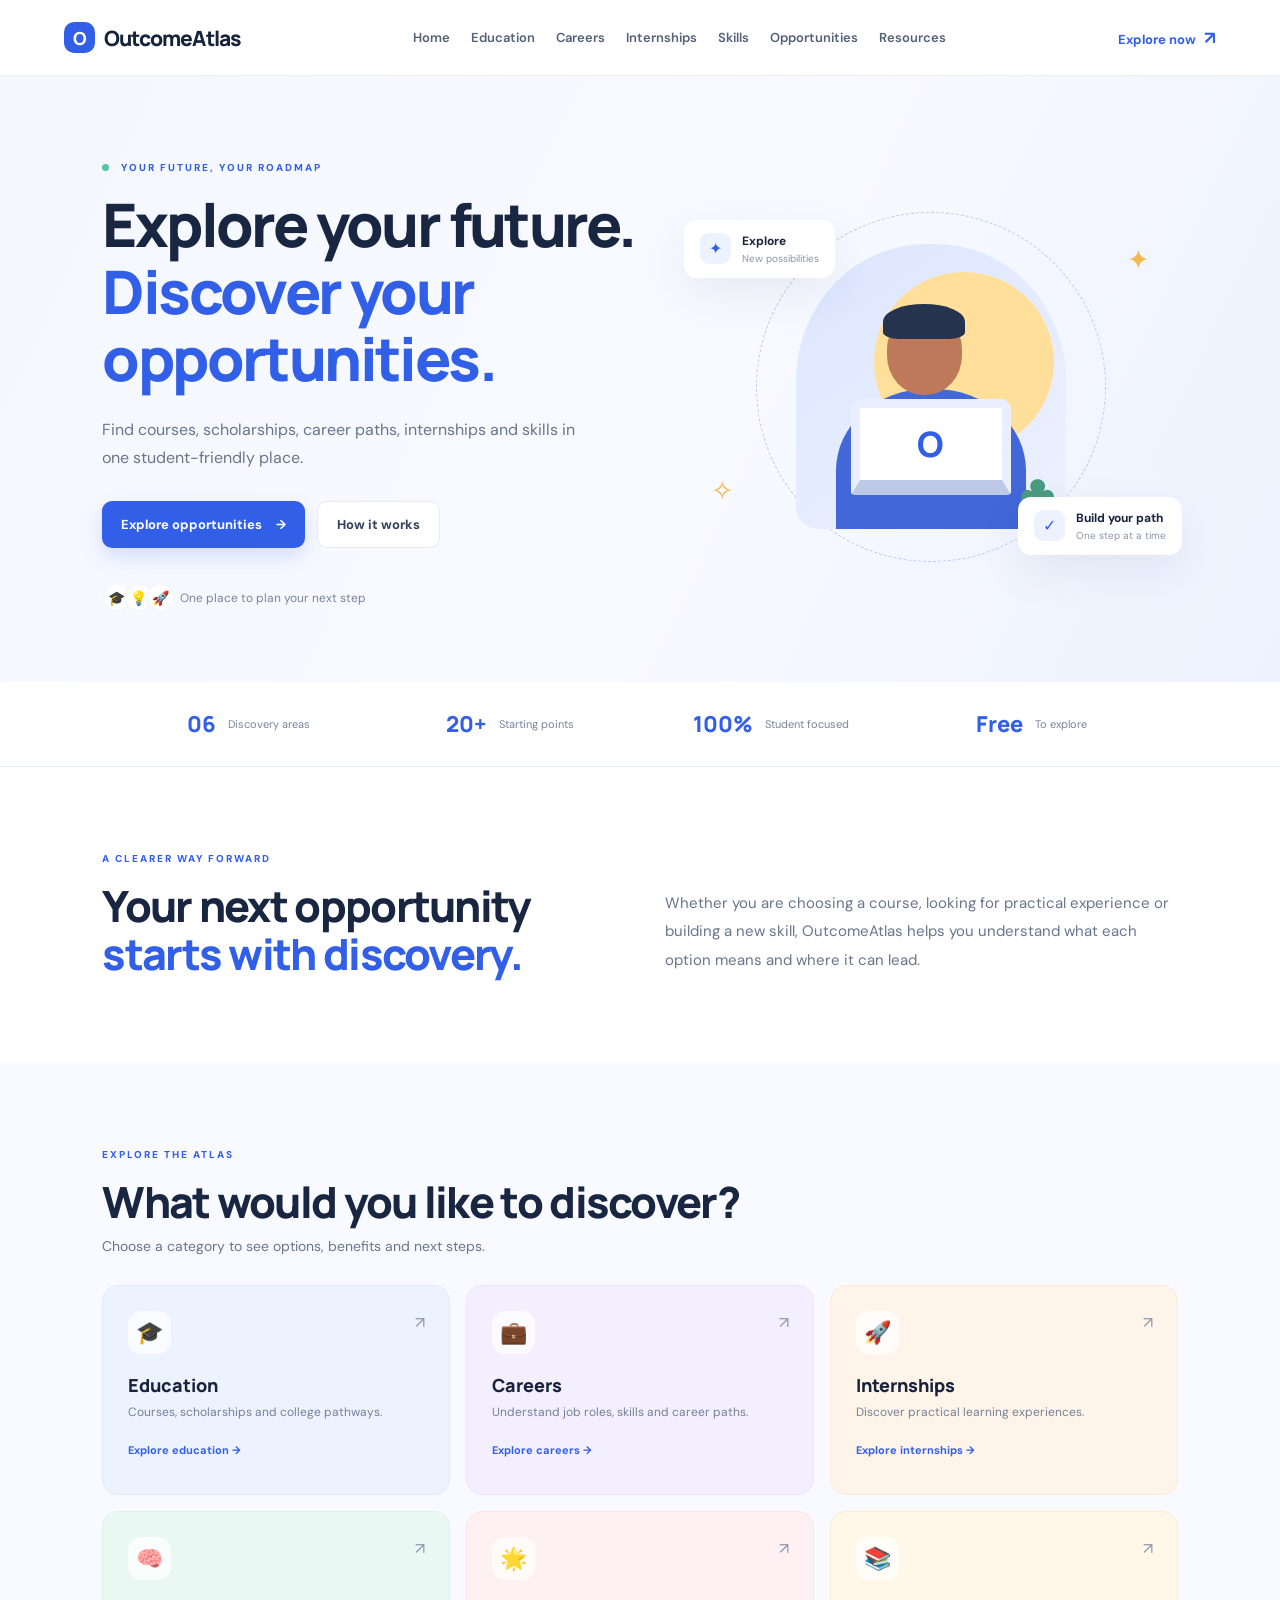
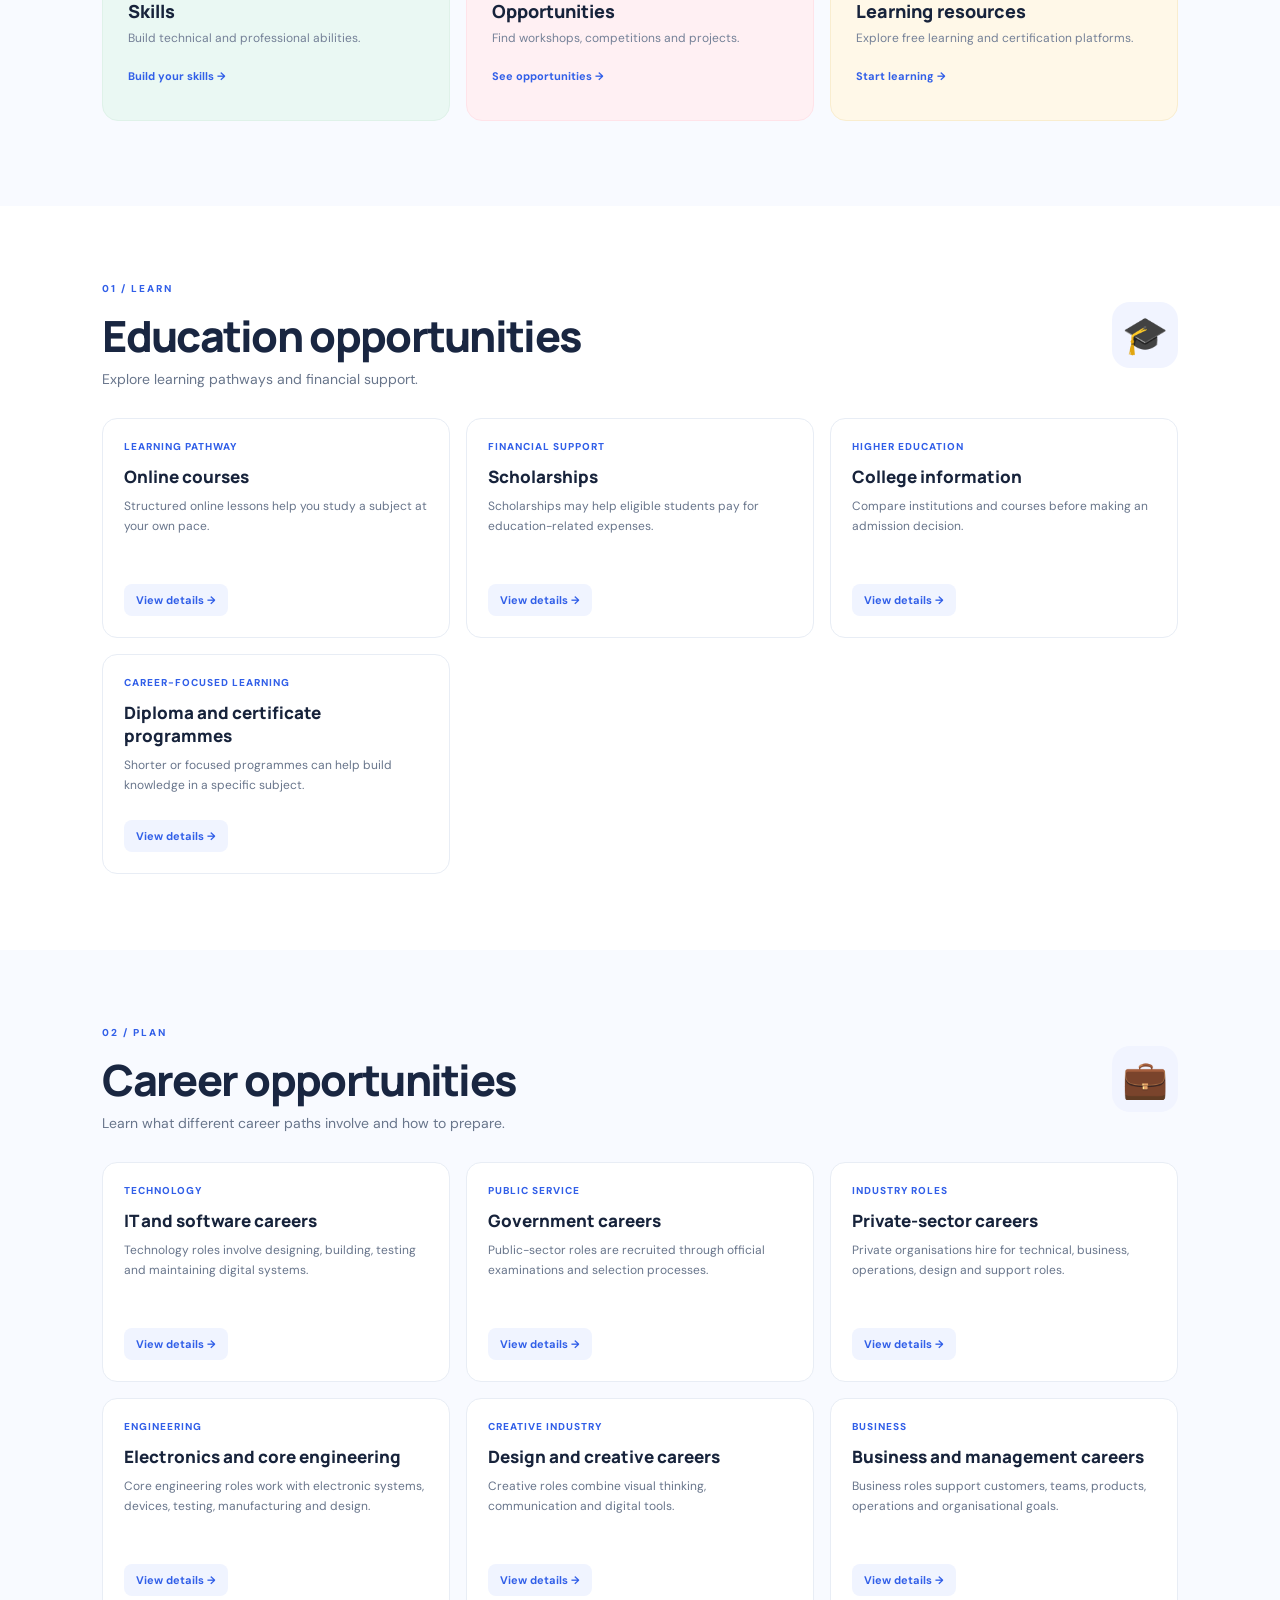
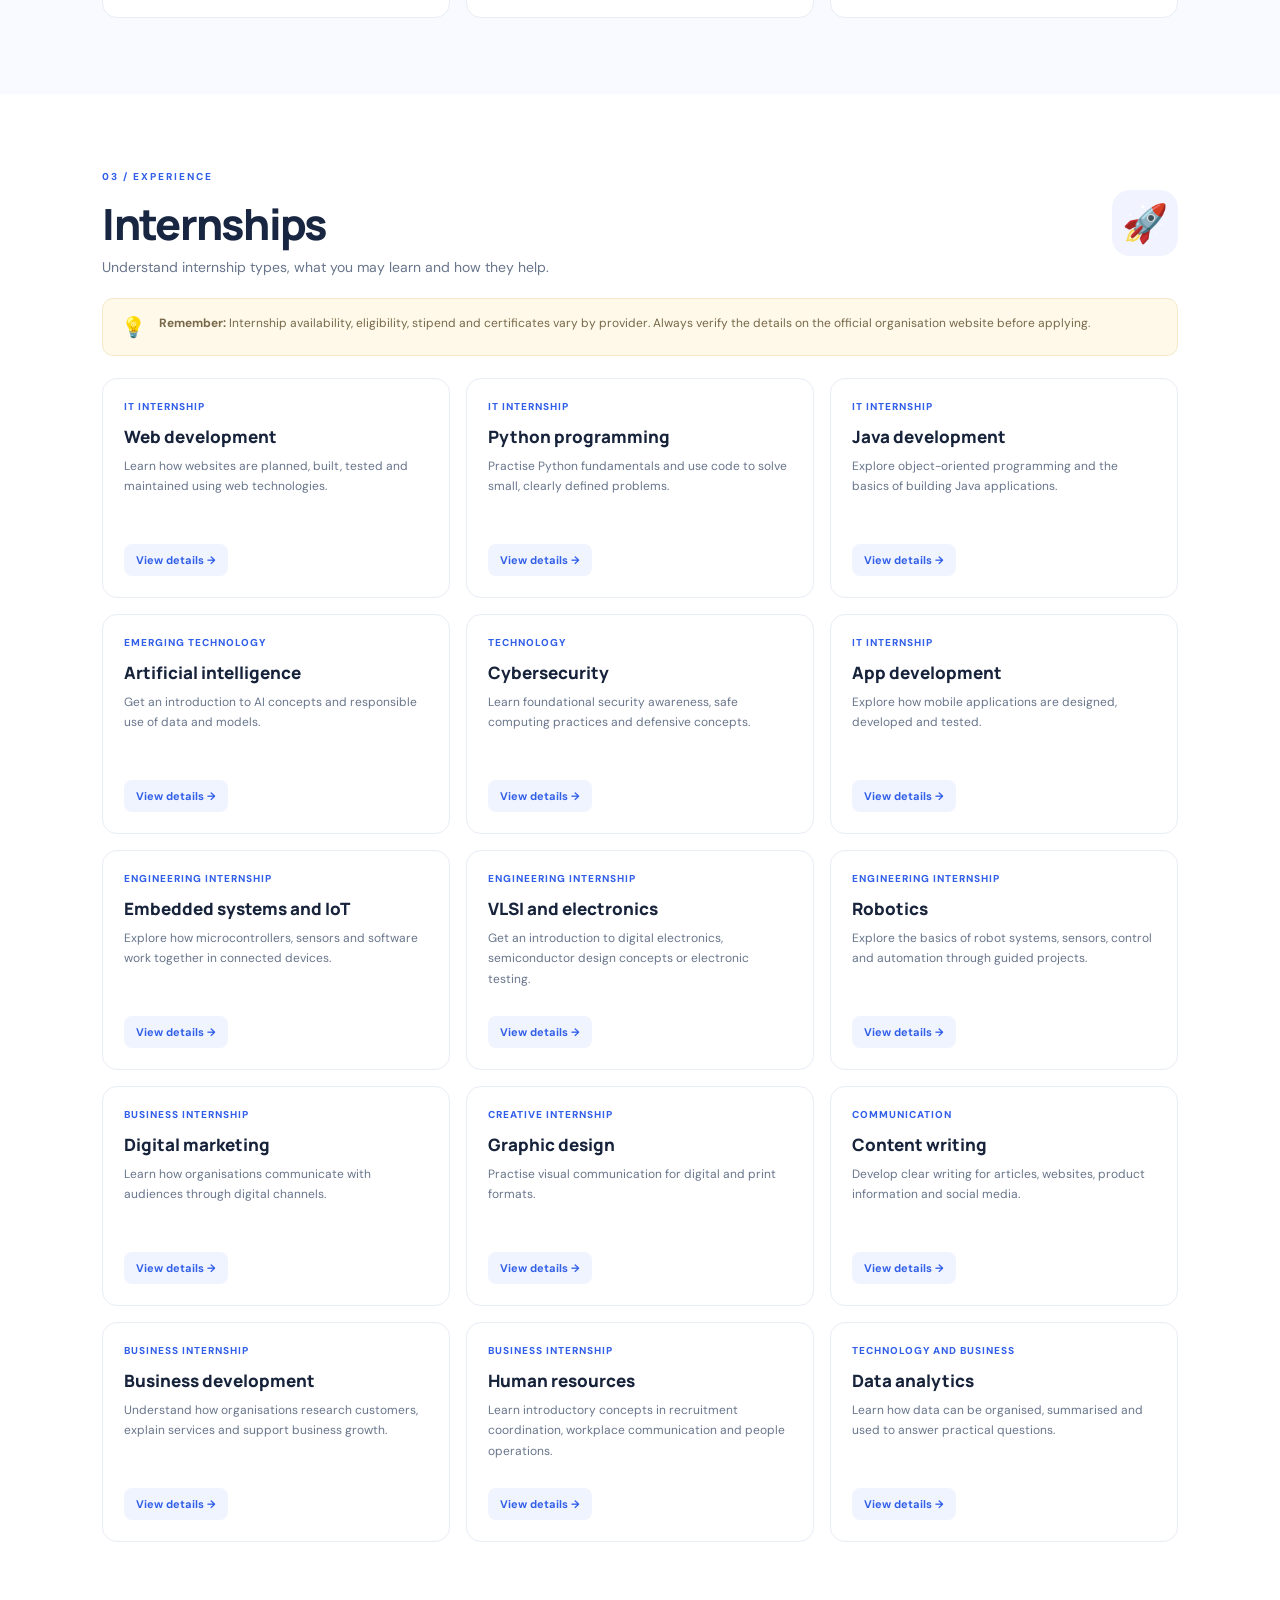
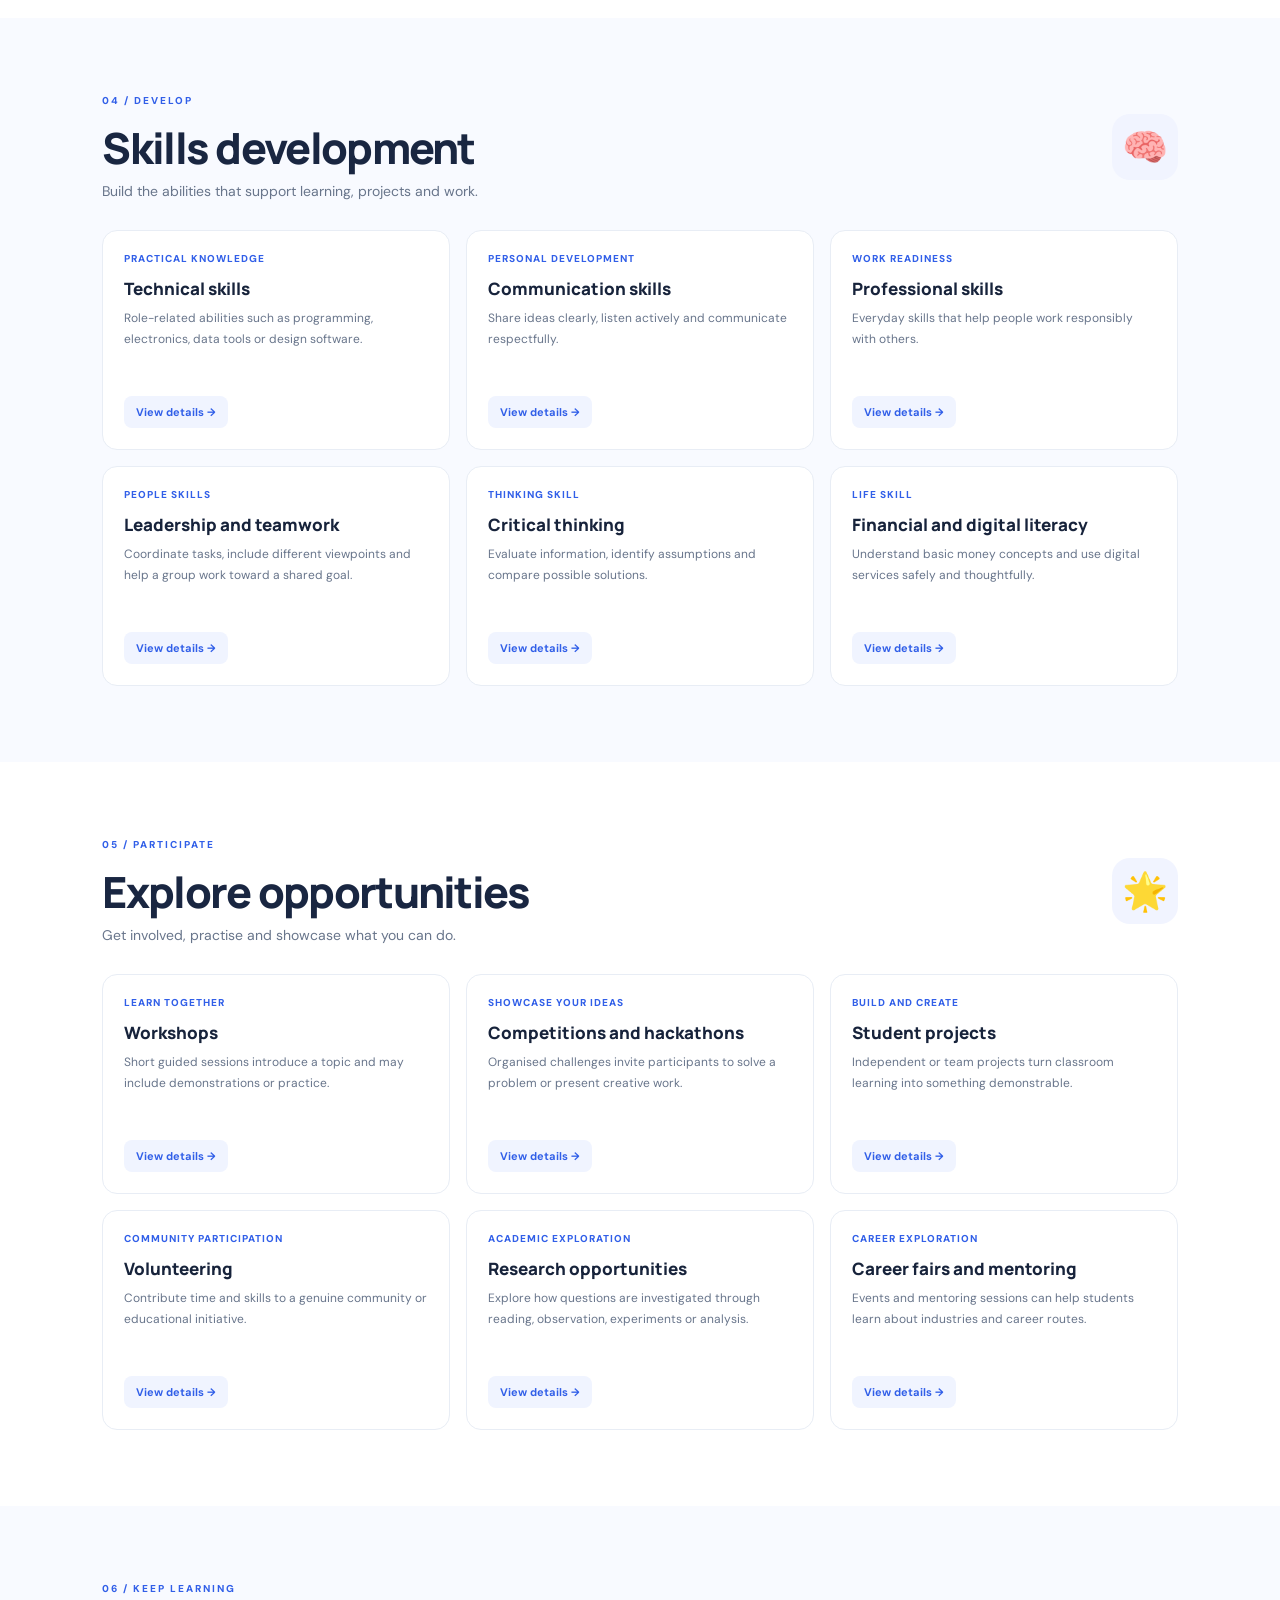
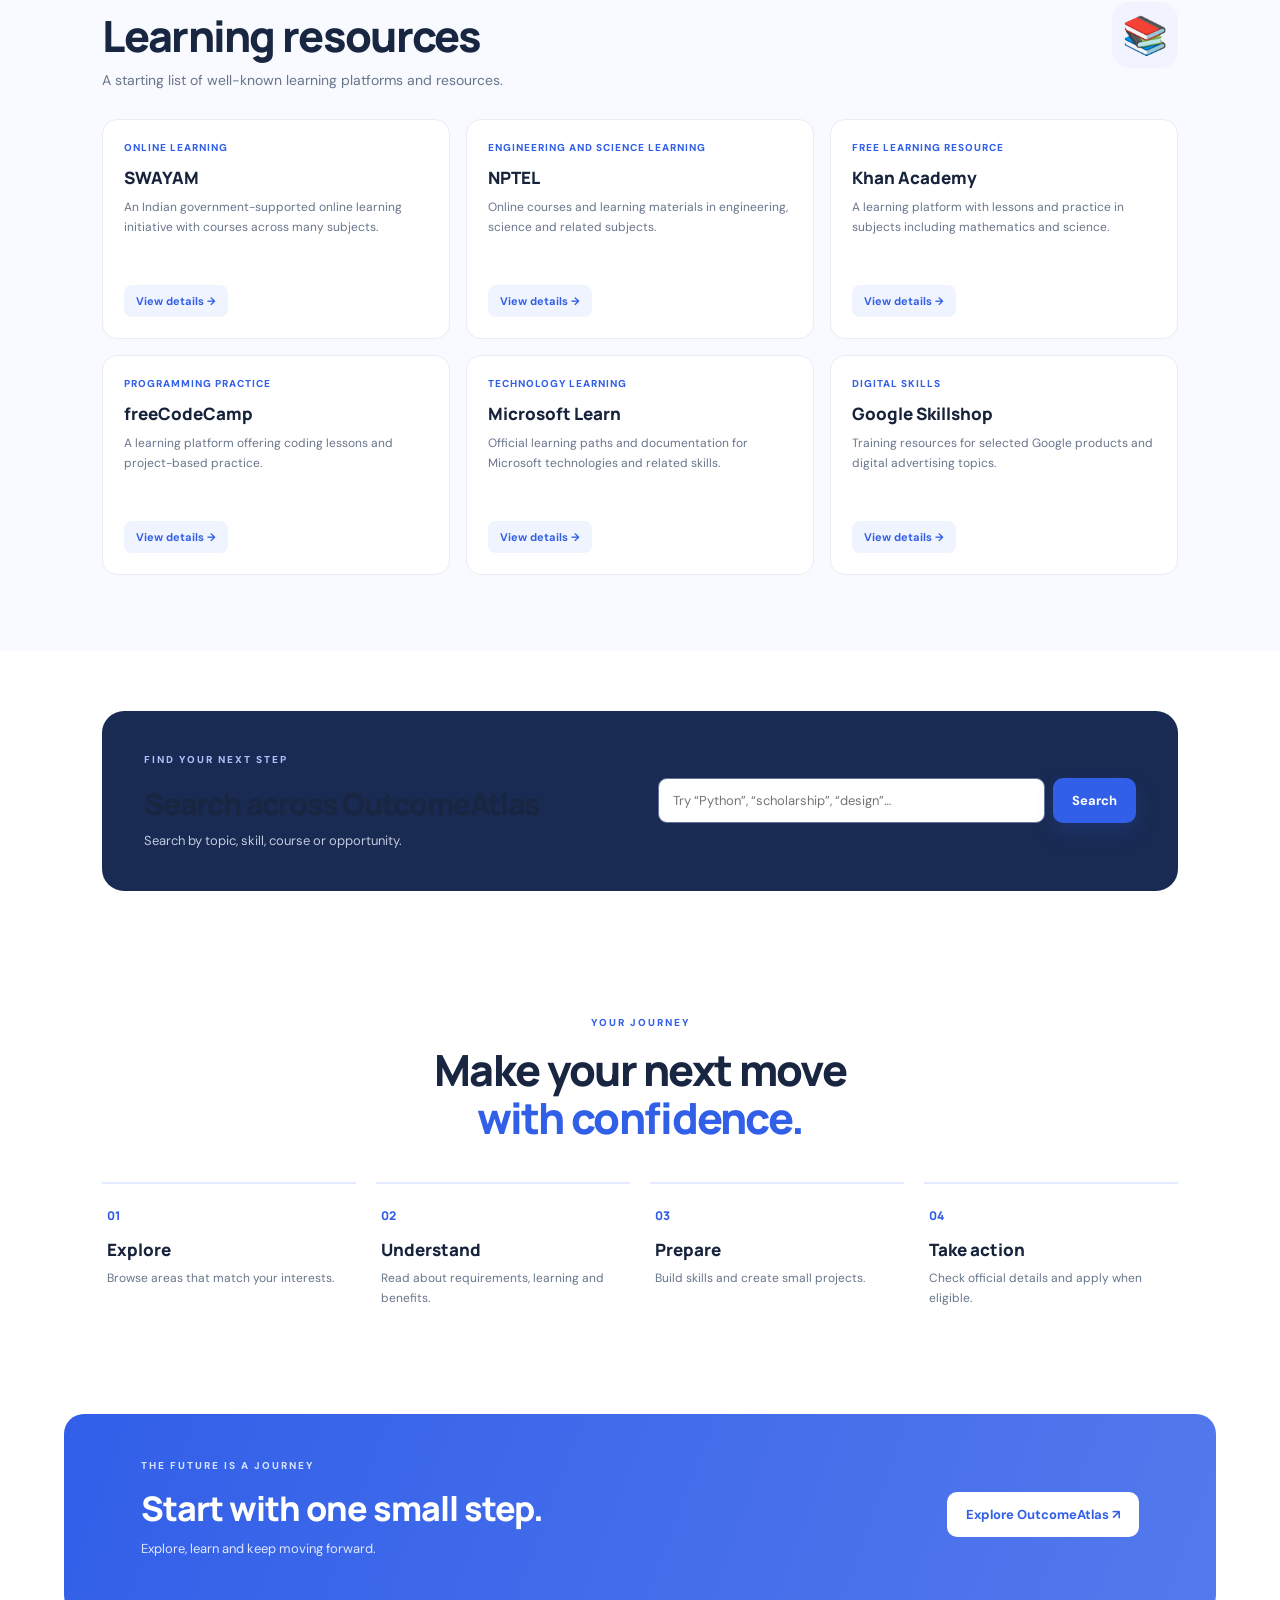
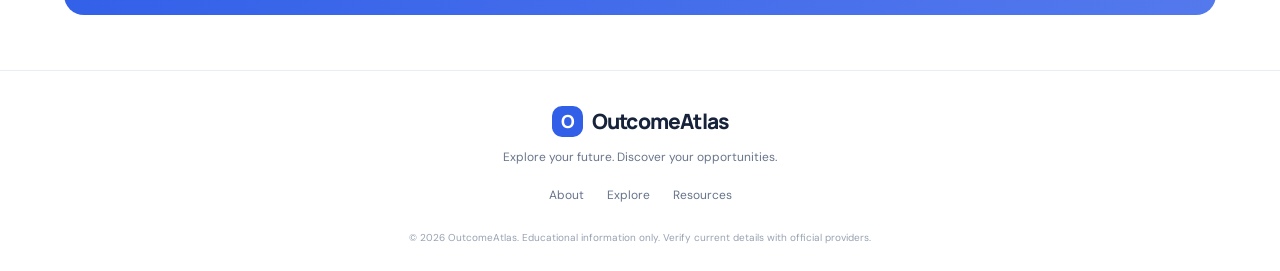
<file: index.html>
<!DOCTYPE html>
<html lang="en">
<head>
  <meta charset="UTF-8">
  <meta name="viewport" content="width=device-width, initial-scale=1.0">
  <meta name="description" content="OutcomeAtlas helps students explore education, careers, internships, skills and opportunities.">
  <meta name="robots" content="index, follow">
<link rel="canonical" href="https://alagu71382404005-cpu.github.io/OutcomeAtlas/">
  <title>OutcomeAtlas | Explore Your Future</title>
  <link rel="stylesheet" href="style.css">
  <meta name="google-site-verification" content="yJg6SkMBG9qNMol8QyJzrlzjh6FO2wWQhq5RcMmn9Gc" />
</head>
<body>
  <header class="site-header">
    <a class="brand" href="#home" aria-label="OutcomeAtlas home"><span class="brand-mark">O</span> OutcomeAtlas</a>
    <button class="menu-toggle" id="menuToggle" aria-label="Open navigation" aria-expanded="false">☰</button>
    <nav id="mainNav">
      <a href="#home">Home</a><a href="#education">Education</a><a href="#careers">Careers</a>
      <a href="#internships">Internships</a><a href="#skills">Skills</a><a href="#opportunities">Opportunities</a>
      <a href="#resources">Resources</a>
    </nav>
    <a class="header-cta" href="#explore">Explore now <span>↗</span></a>
  </header>

  <main>
    <section class="hero" id="home">
      <div class="hero-copy">
        <p class="eyebrow"><span class="eyebrow-dot"></span> YOUR FUTURE, YOUR ROADMAP</p>
        <h1>Explore your future.<br><span>Discover your opportunities.</span></h1>
        <p class="hero-text">Find courses, scholarships, career paths, internships and skills in one student-friendly place.</p>
        <div class="hero-actions"><a class="button primary" href="#explore">Explore opportunities <span>→</span></a><a class="button secondary" href="#about">How it works</a></div>
        <div class="hero-proof"><div class="avatar-stack"><i>🎓</i><i>💡</i><i>🚀</i></div><span>One place to plan your next step</span></div>
      </div>
      <div class="hero-art" aria-label="Illustration of student planning a future">
        <div class="art-orbit orbit-one"></div><div class="art-orbit orbit-two"></div>
        <div class="art-card art-card-top"><span class="art-icon">✦</span><div><b>Explore</b><small>New possibilities</small></div></div>
        <div class="student-illustration"><div class="sun"></div><div class="person-head"></div><div class="person-body"></div><div class="laptop">O</div><div class="plant">♣</div></div>
        <div class="art-card art-card-bottom"><span class="art-icon">✓</span><div><b>Build your path</b><small>One step at a time</small></div></div>
        <span class="floating-star star-a">✦</span><span class="floating-star star-b">✧</span>
      </div>
    </section>

    <section class="stats-strip" aria-label="Platform sections">
      <div><strong>06</strong><span>Discovery areas</span></div><div><strong>20+</strong><span>Starting points</span></div><div><strong>100%</strong><span>Student focused</span></div><div><strong>Free</strong><span>To explore</span></div>
    </section>

    <section class="section intro-section" id="about">
      <div class="section-heading"><p class="eyebrow">A CLEARER WAY FORWARD</p><h2>Your next opportunity<br><span>starts with discovery.</span></h2></div>
      <p class="section-lead">Whether you are choosing a course, looking for practical experience or building a new skill, OutcomeAtlas helps you understand what each option means and where it can lead.</p>
    </section>

    <section class="section explore-section" id="explore">
      <div class="section-top"><div><p class="eyebrow">EXPLORE THE ATLAS</p><h2>What would you like to discover?</h2><p class="muted">Choose a category to see options, benefits and next steps.</p></div></div>
      <div class="category-grid">
        <a class="category-card cat-blue" href="#education"><span class="category-icon">🎓</span><span class="card-arrow">↗</span><h3>Education</h3><p>Courses, scholarships and college pathways.</p><span class="card-link">Explore education →</span></a>
        <a class="category-card cat-purple" href="#careers"><span class="category-icon">💼</span><span class="card-arrow">↗</span><h3>Careers</h3><p>Understand job roles, skills and career paths.</p><span class="card-link">Explore careers →</span></a>
        <a class="category-card cat-orange" href="#internships"><span class="category-icon">🚀</span><span class="card-arrow">↗</span><h3>Internships</h3><p>Discover practical learning experiences.</p><span class="card-link">Explore internships →</span></a>
        <a class="category-card cat-green" href="#skills"><span class="category-icon">🧠</span><span class="card-arrow">↗</span><h3>Skills</h3><p>Build technical and professional abilities.</p><span class="card-link">Build your skills →</span></a>
        <a class="category-card cat-pink" href="#opportunities"><span class="category-icon">🌟</span><span class="card-arrow">↗</span><h3>Opportunities</h3><p>Find workshops, competitions and projects.</p><span class="card-link">See opportunities →</span></a>
        <a class="category-card cat-yellow" href="#resources"><span class="category-icon">📚</span><span class="card-arrow">↗</span><h3>Learning resources</h3><p>Explore free learning and certification platforms.</p><span class="card-link">Start learning →</span></a>
      </div>
    </section>

    <section class="section listing-section" id="education">
      <div class="section-top"><div><p class="eyebrow">01 / LEARN</p><h2>Education opportunities</h2><p class="muted">Explore learning pathways and financial support.</p></div><span class="section-symbol">🎓</span></div>
      <div class="item-grid" id="educationGrid"></div>
    </section>

    <section class="section listing-section alt-section" id="careers">
      <div class="section-top"><div><p class="eyebrow">02 / PLAN</p><h2>Career opportunities</h2><p class="muted">Learn what different career paths involve and how to prepare.</p></div><span class="section-symbol">💼</span></div>
      <div class="item-grid" id="careersGrid"></div>
    </section>

    <section class="section listing-section" id="internships">
      <div class="section-top"><div><p class="eyebrow">03 / EXPERIENCE</p><h2>Internships</h2><p class="muted">Understand internship types, what you may learn and how they help.</p></div><span class="section-symbol">🚀</span></div>
      <div class="notice"><span>💡</span><p><b>Remember:</b> Internship availability, eligibility, stipend and certificates vary by provider. Always verify the details on the official organisation website before applying.</p></div>
      <div class="item-grid" id="internshipsGrid"></div>
    </section>

    <section class="section listing-section alt-section" id="skills">
      <div class="section-top"><div><p class="eyebrow">04 / DEVELOP</p><h2>Skills development</h2><p class="muted">Build the abilities that support learning, projects and work.</p></div><span class="section-symbol">🧠</span></div>
      <div class="item-grid" id="skillsGrid"></div>
    </section>

    <section class="section listing-section" id="opportunities">
      <div class="section-top"><div><p class="eyebrow">05 / PARTICIPATE</p><h2>Explore opportunities</h2><p class="muted">Get involved, practise and showcase what you can do.</p></div><span class="section-symbol">🌟</span></div>
      <div class="item-grid" id="opportunitiesGrid"></div>
    </section>

    <section class="section listing-section alt-section" id="resources">
      <div class="section-top"><div><p class="eyebrow">06 / KEEP LEARNING</p><h2>Learning resources</h2><p class="muted">A starting list of well-known learning platforms and resources.</p></div><span class="section-symbol">📚</span></div>
      <div class="item-grid" id="resourcesGrid"></div>
    </section>

    <section class="section search-section">
      <div class="search-panel">
        <div><p class="eyebrow">FIND YOUR NEXT STEP</p><h2>Search across OutcomeAtlas</h2><p>Search by topic, skill, course or opportunity.</p></div>
        <div class="search-controls"><label class="sr-only" for="globalSearch">Search opportunities</label><input id="globalSearch" type="search" placeholder="Try “Python”, “scholarship”, “design”…"><button id="searchButton" class="button primary">Search</button></div>
        <div id="searchResults" class="search-results" aria-live="polite"></div>
      </div>
    </section>

    <section class="section steps-section">
      <div class="section-heading centered"><p class="eyebrow">YOUR JOURNEY</p><h2>Make your next move<br><span>with confidence.</span></h2></div>
      <div class="steps-grid"><div class="step"><span>01</span><h3>Explore</h3><p>Browse areas that match your interests.</p></div><div class="step"><span>02</span><h3>Understand</h3><p>Read about requirements, learning and benefits.</p></div><div class="step"><span>03</span><h3>Prepare</h3><p>Build skills and create small projects.</p></div><div class="step"><span>04</span><h3>Take action</h3><p>Check official details and apply when eligible.</p></div></div>
    </section>

    <section class="final-cta"><div><p class="eyebrow">THE FUTURE IS A JOURNEY</p><h2>Start with one small step.</h2><p>Explore, learn and keep moving forward.</p></div><a class="button light-button" href="#explore">Explore OutcomeAtlas ↗</a></section>
  </main>

  <footer class="footer"><a class="brand footer-brand" href="#home"><span class="brand-mark">O</span> OutcomeAtlas</a><p>Explore your future. Discover your opportunities.</p><div class="footer-links"><a href="#about">About</a><a href="#explore">Explore</a><a href="#resources">Resources</a></div><small>© <span id="year"></span> OutcomeAtlas. Educational information only. Verify current details with official providers.</small></footer>

  <dialog id="detailDialog" class="detail-dialog"><button class="dialog-close" id="dialogClose" aria-label="Close details">×</button><div id="dialogContent"></div></dialog>
  <script src="script.js"></script>
</body>
</html>
</file>
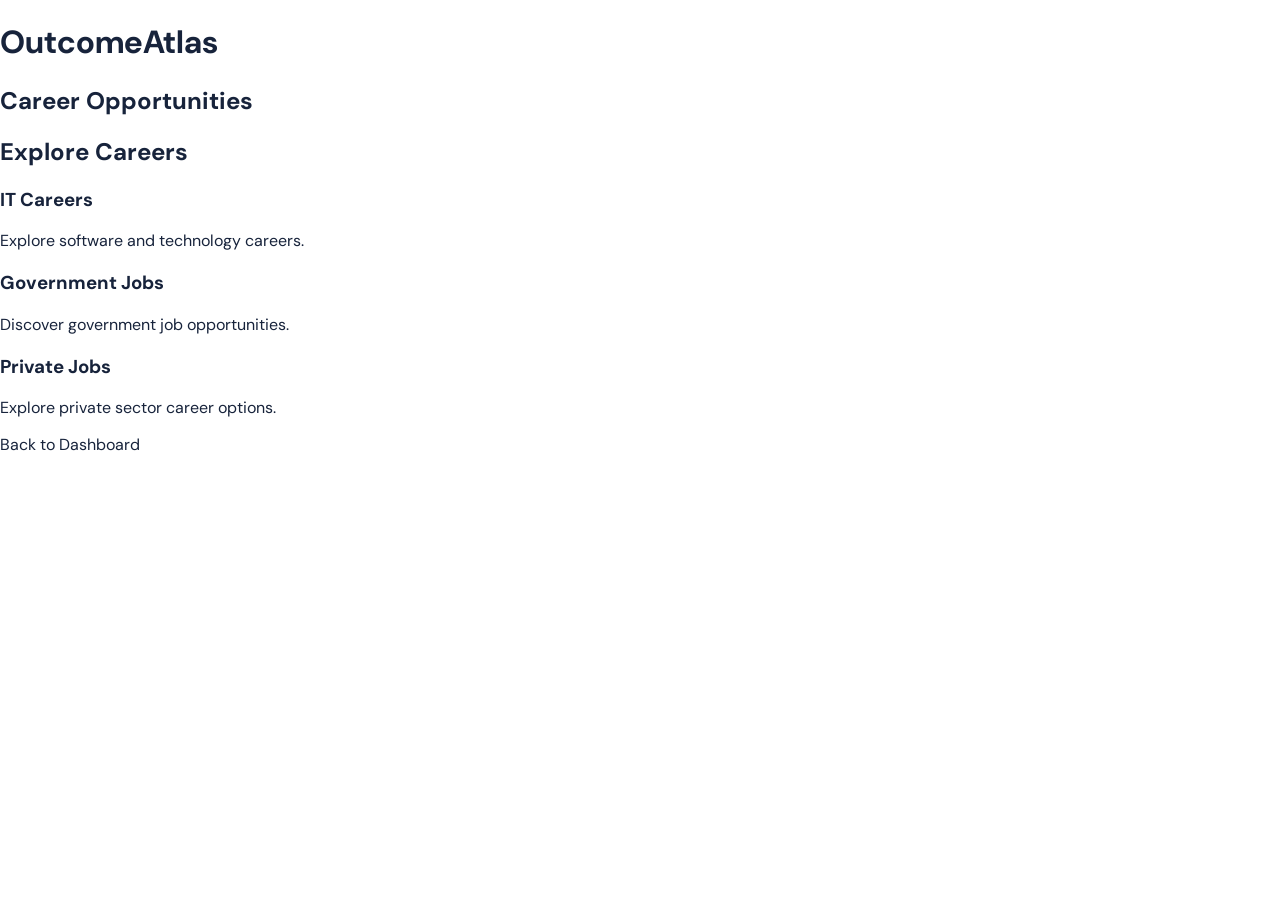
<file: career.html>
<!DOCTYPE html>
<html>
<head>
    <title>Career - OutcomeAtlas</title>
    <link rel="stylesheet" href="style.css">
</head>

<body>

<header>
    <h1>OutcomeAtlas</h1>
    <h2>Career Opportunities</h2>
</header>

<div class="container">
    <h2>Explore Careers</h2>

    <div class="card">
        <h3>IT Careers</h3>
        <p>Explore software and technology careers.</p>
    </div>

    <div class="card">
        <h3>Government Jobs</h3>
        <p>Discover government job opportunities.</p>
    </div>

    <div class="card">
        <h3>Private Jobs</h3>
        <p>Explore private sector career options.</p>
    </div>

    <a href="dashboard.html">Back to Dashboard</a>
</div>

</body>
</html>
</file>
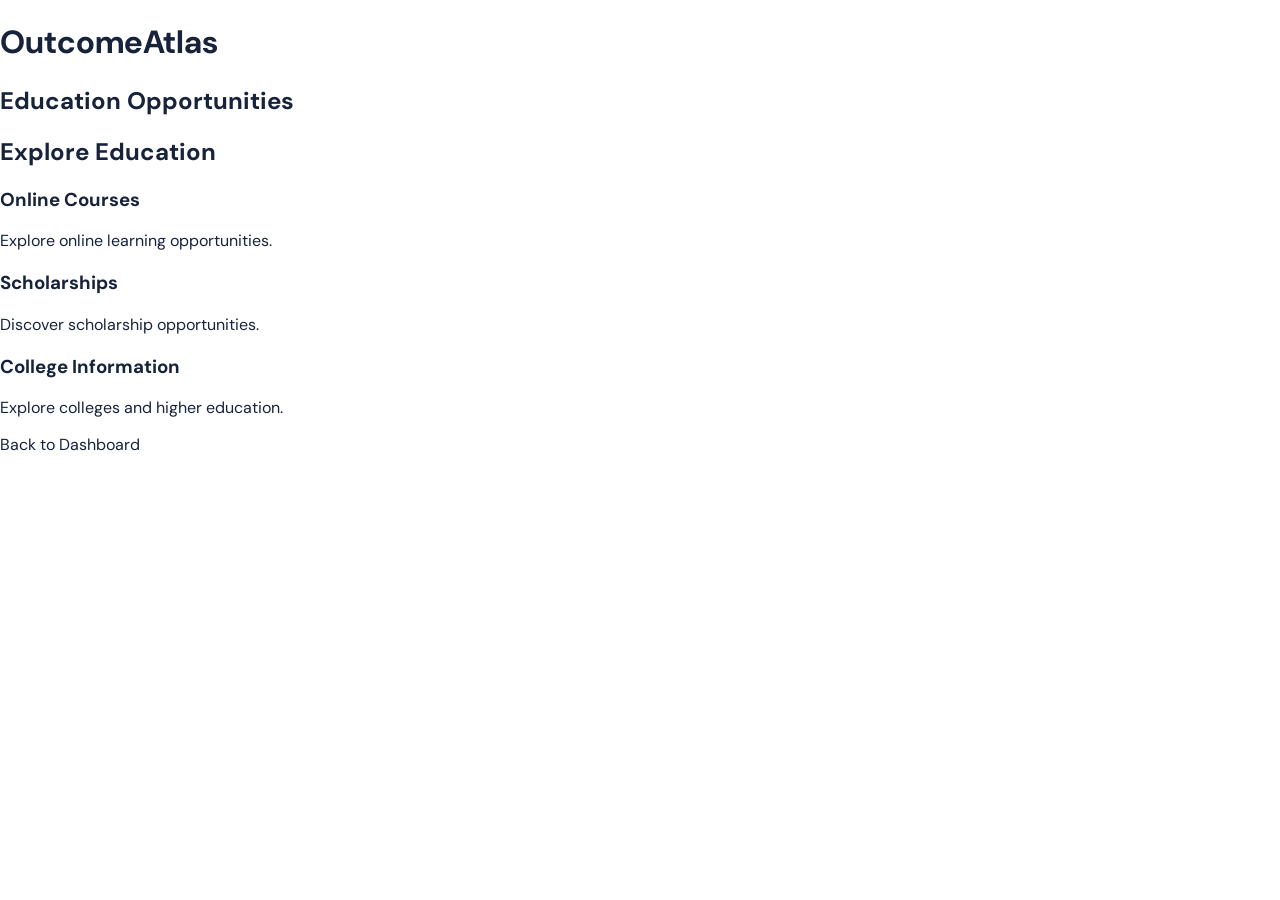
<file: education.html>
<!DOCTYPE html>
<html>
<head>
    <title>Education - OutcomeAtlas</title>
    <link rel="stylesheet" href="style.css">
</head>

<body>

<header>
    <h1>OutcomeAtlas</h1>
    <h2>Education Opportunities</h2>
</header>

<div class="container">
    <h2>Explore Education</h2>

    <div class="card">
        <h3>Online Courses</h3>
        <p>Explore online learning opportunities.</p>
    </div>

    <div class="card">
        <h3>Scholarships</h3>
        <p>Discover scholarship opportunities.</p>
    </div>

    <div class="card">
        <h3>College Information</h3>
        <p>Explore colleges and higher education.</p>
    </div>

    <a href="dashboard.html">Back to Dashboard</a>
</div>

</body>
</html>
</file>
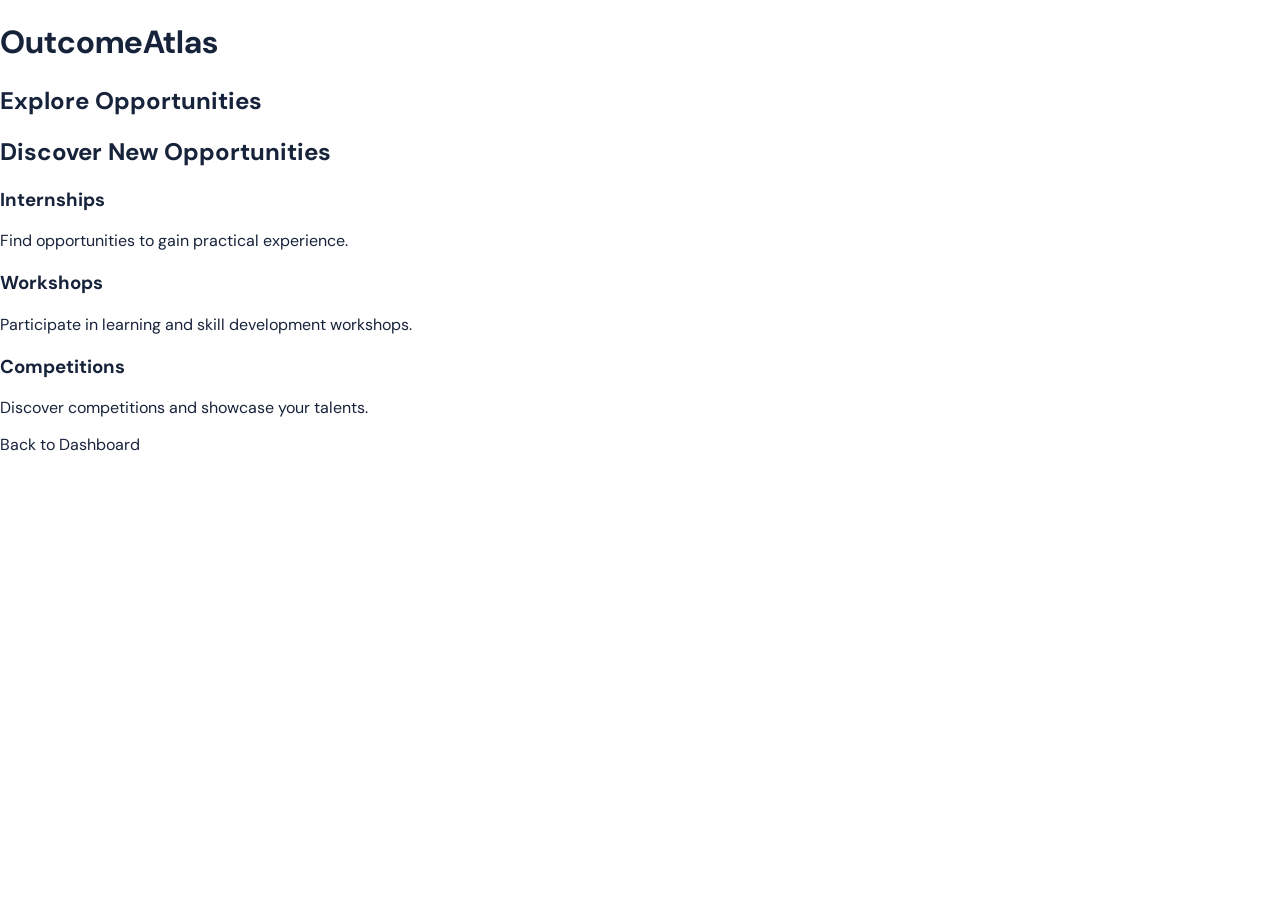
<file: opportunities.html>
<!DOCTYPE html>
<html>
<head>
    <title>Opportunities - OutcomeAtlas</title>
    <link rel="stylesheet" href="style.css">
</head>

<body>

<header>
    <h1>OutcomeAtlas</h1>
    <h2>Explore Opportunities</h2>
</header>

<div class="container">
    <h2>Discover New Opportunities</h2>

    <div class="card">
        <h3>Internships</h3>
        <p>Find opportunities to gain practical experience.</p>
    </div>

    <div class="card">
        <h3>Workshops</h3>
        <p>Participate in learning and skill development workshops.</p>
    </div>

    <div class="card">
        <h3>Competitions</h3>
        <p>Discover competitions and showcase your talents.</p>
    </div>

    <a href="dashboard.html">Back to Dashboard</a>
</div>

</body>
</html>
</file>
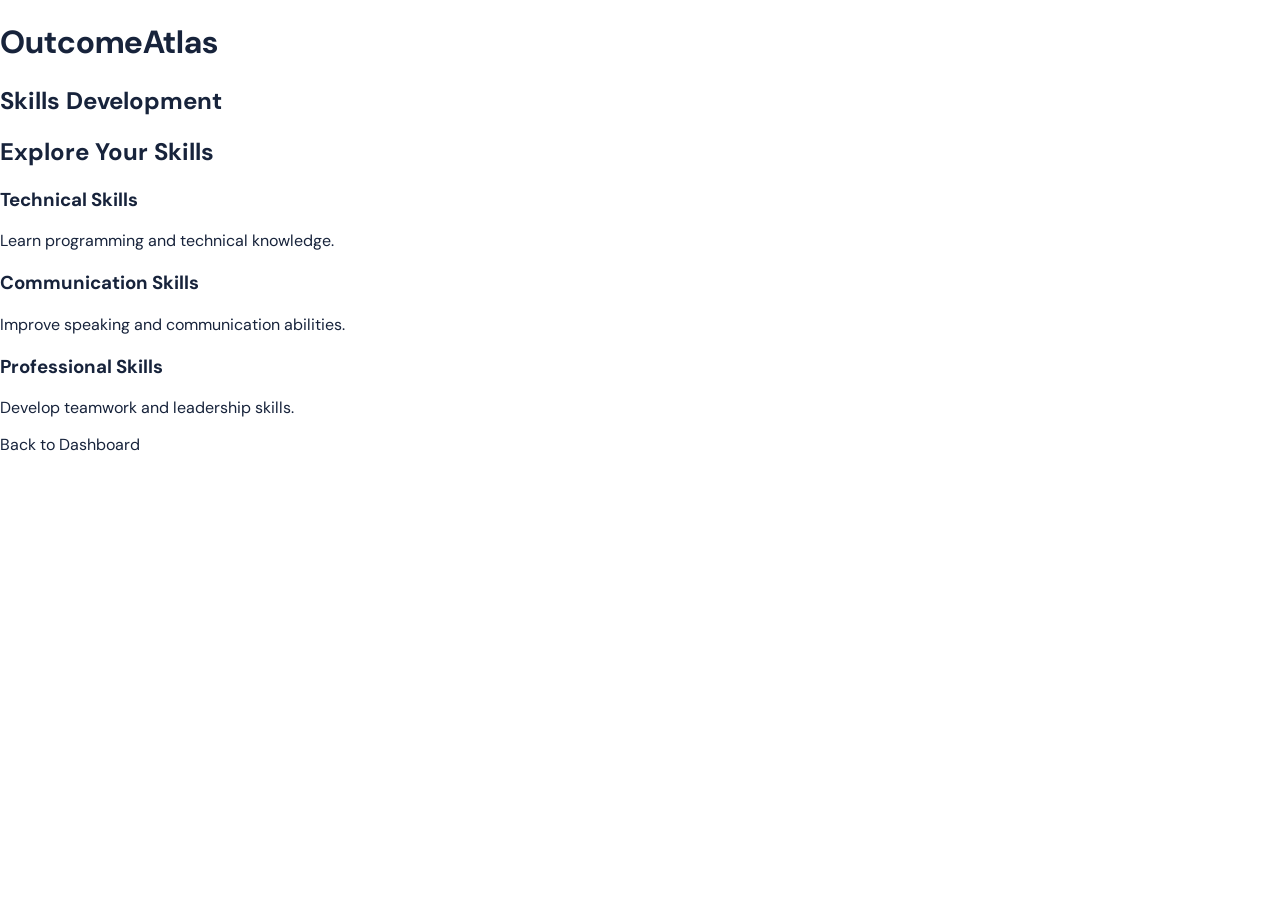
<file: skills.html>
<!DOCTYPE html>
<html>
<head>
    <title>Skills - OutcomeAtlas</title>
    <link rel="stylesheet" href="style.css">
</head>

<body>

<header>
    <h1>OutcomeAtlas</h1>
    <h2>Skills Development</h2>
</header>

<div class="container">
    <h2>Explore Your Skills</h2>

    <div class="card">
        <h3>Technical Skills</h3>
        <p>Learn programming and technical knowledge.</p>
    </div>

    <div class="card">
        <h3>Communication Skills</h3>
        <p>Improve speaking and communication abilities.</p>
    </div>

    <div class="card">
        <h3>Professional Skills</h3>
        <p>Develop teamwork and leadership skills.</p>
    </div>

    <a href="dashboard.html">Back to Dashboard</a>
</div>

</body>
</html>
</file>
<file: style.css>
@import url('https://fonts.googleapis.com/css2?family=DM+Sans:wght@400;500;600;700&family=Manrope:wght@400;500;600;700;800&display=swap');
:root{--ink:#17233b;--muted:#68758b;--blue:#315fe8;--pale:#f3f6ff;--line:#e8edf5;--white:#fff;--shadow:0 16px 45px rgba(29,48,91,.08)}
*{box-sizing:border-box}html{scroll-behavior:smooth;scroll-padding-top:90px}body{margin:0;color:var(--ink);font-family:'DM Sans',sans-serif;background:#fff}a{color:inherit;text-decoration:none}.site-header{height:76px;padding:0 max(5vw,22px);display:flex;align-items:center;justify-content:space-between;gap:24px;background:rgba(255,255,255,.94);backdrop-filter:blur(12px);position:sticky;top:0;z-index:20;border-bottom:1px solid #edf0f6}.brand{font:800 21px Manrope,sans-serif;letter-spacing:-.8px;display:flex;align-items:center;gap:9px;white-space:nowrap}.brand-mark{display:grid;place-items:center;width:31px;height:31px;background:var(--blue);color:#fff;border-radius:10px;font-size:18px}.site-header nav{display:flex;align-items:center;gap:21px}.site-header nav a{font-size:13px;color:#526078;font-weight:600}.site-header nav a:hover,.footer a:hover{color:var(--blue)}.header-cta{font-size:13px;font-weight:700;color:var(--blue);white-space:nowrap}.header-cta span{font-size:18px;margin-left:5px}.menu-toggle{display:none;border:0;background:#f2f5ff;border-radius:9px;padding:9px 12px;font-size:20px}
.hero{min-height:590px;padding:85px max(8vw,25px) 70px;display:grid;grid-template-columns:1.05fr .95fr;align-items:center;gap:35px;background:linear-gradient(115deg,#f5f7ff 0%,#f8faff 54%,#edf2ff 100%);overflow:hidden}.eyebrow{font-size:10px;letter-spacing:2px;font-weight:800;color:var(--blue);margin:0 0 17px}.eyebrow-dot{display:inline-block;width:7px;height:7px;border-radius:50%;background:#51c6a4;margin-right:8px}.hero h1,.section h2,.final-cta h2{font:800 clamp(37px,5vw,60px)/1.12 Manrope,sans-serif;letter-spacing:-2.6px;margin:0;color:#192641}.hero h1 span,.section-heading h2 span{color:var(--blue)}.hero-text{font-size:16px;line-height:1.8;color:#68758b;max-width:500px;margin:23px 0 28px}.hero-actions{display:flex;gap:12px;flex-wrap:wrap}.button{border:0;border-radius:10px;padding:14px 19px;font:700 13px 'DM Sans';display:inline-flex;align-items:center;justify-content:center;gap:14px;cursor:pointer;transition:.2s}.button:hover{transform:translateY(-2px)}.primary{background:var(--blue);color:white;box-shadow:0 9px 20px #315fe82b}.secondary{background:#fff;color:#31415e;border:1px solid #e4e9f3}.hero-proof{display:flex;align-items:center;gap:12px;color:#78849a;font-size:12px;margin-top:35px}.avatar-stack{display:flex}.avatar-stack i{font-style:normal;width:29px;height:29px;border:2px solid #f5f7ff;border-radius:50%;display:grid;place-items:center;background:white;margin-right:-7px;font-size:14px}
.hero-art{height:390px;position:relative;display:grid;place-items:center}.art-orbit{position:absolute;border:1px dashed #b9c8f4;border-radius:50%;width:350px;height:350px}.orbit-two{width:270px;height:270px;border-color:#d5def7}.student-illustration{position:relative;width:270px;height:285px;background:linear-gradient(145deg,#dce6ff,#edf1ff);border-radius:48% 48% 22px 22px;overflow:hidden;display:flex;justify-content:center;align-items:flex-end}.sun{position:absolute;width:180px;height:180px;background:#ffdf9a;border-radius:50%;top:28px;right:12px}.person-head{position:absolute;z-index:2;top:68px;left:91px;width:75px;height:83px;background:#bd7959;border-radius:45% 45% 48% 48%}.person-head:before{content:"";position:absolute;width:82px;height:35px;top:-8px;left:-4px;background:#26334f;border-radius:50% 50% 20% 20%}.person-body{position:absolute;z-index:1;bottom:-30px;width:190px;height:170px;background:#4167d8;border-radius:48% 48% 0 0}.laptop{position:absolute;z-index:3;bottom:34px;left:55px;width:160px;height:96px;border:9px solid #e9efff;border-bottom:15px solid #bdc9e7;background:#fff;border-radius:10px 10px 4px 4px;display:grid;place-items:center;color:var(--blue);font:800 35px Manrope}.plant{position:absolute;z-index:4;bottom:0;right:10px;font-size:55px;color:#4b9b83}.art-card{position:absolute;z-index:5;background:white;box-shadow:var(--shadow);border-radius:13px;padding:13px 16px;display:flex;align-items:center;gap:11px}.art-card b,.art-card small{display:block}.art-card b{font-size:12px}.art-card small{font-size:10px;color:#8a95a7;margin-top:3px}.art-icon{width:31px;height:31px;display:grid;place-items:center;border-radius:9px;background:#edf2ff;color:var(--blue)}.art-card-top{top:28px;left:0}.art-card-bottom{bottom:27px;right:-4px}.floating-star{position:absolute;color:#f4b94f;font-size:27px}.star-a{right:28px;top:50px}.star-b{left:27px;bottom:74px}
.stats-strip{display:grid;grid-template-columns:repeat(4,1fr);padding:27px 10%;border-bottom:1px solid var(--line);gap:20px}.stats-strip div{display:flex;align-items:center;justify-content:center;gap:12px}.stats-strip strong{font:800 22px Manrope;color:var(--blue)}.stats-strip span{font-size:11px;color:#78849a}.section{padding:85px max(8vw,25px)}.intro-section{display:grid;grid-template-columns:1fr 1fr;align-items:end;gap:50px}.section-heading h2,.section h2{font-size:clamp(31px,4vw,43px);letter-spacing:-1.7px}.section-lead{font-size:15px;line-height:1.9;color:var(--muted);max-width:530px;margin:0 0 4px}.explore-section{background:#f8faff}.section-top{display:flex;justify-content:space-between;align-items:center;margin-bottom:30px}.section-top h2{margin-bottom:10px}.muted{color:var(--muted);font-size:14px;margin:0}.category-grid{display:grid;grid-template-columns:repeat(3,1fr);gap:16px}.category-card{min-height:210px;padding:25px;border-radius:16px;position:relative;border:1px solid transparent;transition:.2s}.category-card:hover,.info-card:hover{transform:translateY(-4px);box-shadow:var(--shadow)}.cat-blue{background:#edf2ff;border-color:#e1e9ff}.cat-purple{background:#f3efff;border-color:#ebe3ff}.cat-orange{background:#fff4e9;border-color:#ffead5}.cat-green{background:#eaf8f3;border-color:#dff2e9}.cat-pink{background:#fff0f3;border-color:#ffe3e9}.cat-yellow{background:#fff8e8;border-color:#f9edcf}.category-icon{width:43px;height:43px;border-radius:13px;background:#ffffffb8;display:grid;place-items:center;font-size:22px}.card-arrow{position:absolute;right:24px;top:26px;color:#8a96ac}.category-card h3{font:800 18px Manrope;margin:19px 0 7px}.category-card p{font-size:12px;color:#748097;margin:0 0 18px}.card-link{font-size:11px;font-weight:700;color:#315fe8}
.listing-section{padding-top:76px;padding-bottom:76px}.alt-section{background:#f8faff}.section-symbol{font-size:37px;background:#f1f4ff;width:66px;height:66px;border-radius:18px;display:grid;place-items:center}.item-grid{display:grid;grid-template-columns:repeat(3,1fr);gap:16px}.info-card{background:white;border:1px solid var(--line);border-radius:15px;padding:21px;min-height:220px;display:flex;flex-direction:column;transition:.2s}.info-card .card-meta{font-size:10px;font-weight:800;letter-spacing:1px;color:var(--blue);text-transform:uppercase}.info-card h3{font:800 17px Manrope;margin:12px 0 8px}.info-card p{font-size:12px;line-height:1.7;color:var(--muted);margin:0 0 17px}.info-card button{margin-top:auto;align-self:flex-start;border:0;background:#f0f4ff;color:var(--blue);padding:9px 12px;border-radius:8px;font:700 11px 'DM Sans';cursor:pointer}.info-card button:hover{background:#e3eaff}.notice{display:flex;gap:13px;padding:15px 18px;background:#fff9e9;border:1px solid #f5e9c9;border-radius:11px;margin:-8px 0 22px;align-items:flex-start}.notice span{font-size:20px}.notice p{font-size:12px;color:#77694a;line-height:1.6;margin:0}
.search-section{padding-top:60px;padding-bottom:60px}.search-panel{background:#192b52;border-radius:22px;padding:42px;color:white;display:grid;grid-template-columns:1fr 1fr;gap:15px 35px;align-items:center}.search-panel .eyebrow{color:#aebfff}.search-panel h2{font:800 30px Manrope;margin:0 0 8px;letter-spacing:-1px}.search-panel p:not(.eyebrow){color:#c2cbe0;font-size:13px;margin:0}.search-controls{display:flex;gap:8px}.search-controls input{width:100%;min-width:0;border:1px solid #65749a;background:#ffffff;color:#182644;padding:13px 14px;border-radius:9px;font:13px 'DM Sans';outline:none}.search-controls input:focus{box-shadow:0 0 0 3px #7f9aff66}.search-controls .button{white-space:nowrap}.search-results{grid-column:1/-1;display:grid;grid-template-columns:repeat(3,1fr);gap:9px}.search-results:empty{display:none}.result-chip{background:#ffffff14;border:1px solid #ffffff2b;border-radius:9px;padding:12px;font-size:12px}.result-chip b{display:block;margin-bottom:4px}.result-chip span{color:#c2cbe0;font-size:10px}.steps-section{padding-top:65px;padding-bottom:85px}.centered{text-align:center}.steps-grid{display:grid;grid-template-columns:repeat(4,1fr);gap:20px;margin-top:40px}.step{border-top:2px solid #e4eaff;padding:20px 5px}.step>span{color:var(--blue);font:800 12px Manrope}.step h3{font:800 17px Manrope;margin:13px 0 7px}.step p{font-size:12px;line-height:1.7;color:var(--muted);margin:0}.final-cta{margin:0 max(5vw,18px) 55px;background:linear-gradient(110deg,#315fe8,#5479ed);border-radius:20px;padding:45px 6%;display:flex;justify-content:space-between;align-items:center;gap:25px;color:white}.final-cta .eyebrow{color:#d7e0ff}.final-cta h2{font-size:34px;color:white;letter-spacing:-1px}.final-cta p:not(.eyebrow){font-size:13px;color:#e0e7ff}.light-button{background:white;color:#315fe8;white-space:nowrap}.footer{padding:35px max(8vw,25px) 25px;border-top:1px solid var(--line);text-align:center}.footer-brand{justify-content:center}.footer>p{color:var(--muted);font-size:12px}.footer-links{display:flex;justify-content:center;gap:23px;margin:22px 0}.footer-links a{font-size:12px;color:#66738a}.footer small{font-size:10px;color:#98a2b2}
.detail-dialog{border:0;border-radius:18px;padding:32px;width:min(560px,calc(100% - 28px));max-height:85vh;overflow:auto;box-shadow:0 25px 80px #101d3b55;color:var(--ink)}.detail-dialog::backdrop{background:#15234499;backdrop-filter:blur(3px)}.dialog-close{position:sticky;float:right;top:0;border:0;background:#f0f3fa;width:32px;height:32px;border-radius:50%;font-size:22px;cursor:pointer}.detail-dialog h2{font:800 25px Manrope;margin:10px 35px 12px 0}.detail-dialog p{font-size:13px;line-height:1.75;color:var(--muted)}.detail-dialog h3{font:800 13px Manrope;margin:19px 0 7px}.detail-dialog ul{padding-left:19px;color:#59677f;font-size:12px;line-height:1.9}.detail-tag{display:inline-block;background:#eef2ff;color:#315fe8;padding:6px 9px;border-radius:6px;font-size:10px;font-weight:800;letter-spacing:.7px}.official-note{padding:12px;background:#fff8e8;border-radius:9px;color:#786b4e!important;font-size:11px!important}
.sr-only{position:absolute;width:1px;height:1px;padding:0;margin:-1px;overflow:hidden;clip:rect(0,0,0,0);white-space:nowrap;border:0}
@media(max-width:980px){.site-header nav{gap:12px}.site-header nav a{font-size:11px}.header-cta{display:none}.hero{padding-left:6vw;padding-right:6vw}.section{padding-left:6vw;padding-right:6vw}}
@media(max-width:760px){.site-header{height:65px}.menu-toggle{display:block;margin-left:auto}.site-header nav{display:none;position:absolute;top:64px;left:0;right:0;background:white;padding:16px 24px 22px;box-shadow:0 15px 25px #17233b15;flex-direction:column;align-items:flex-start;gap:17px}.site-header nav.open{display:flex}.site-header nav a{font-size:14px}.hero{grid-template-columns:1fr;padding-top:58px;padding-bottom:30px}.hero-art{height:320px;max-width:440px;width:100%;margin:auto}.art-orbit{width:290px;height:290px}.orbit-two{width:230px;height:230px}.student-illustration{transform:scale(.88)}.intro-section{grid-template-columns:1fr;gap:20px}.category-grid,.item-grid{grid-template-columns:repeat(2,1fr)}.stats-strip{padding:22px 5%;grid-template-columns:repeat(2,1fr)}.stats-strip div{justify-content:flex-start}.search-panel{grid-template-columns:1fr;padding:28px}.search-results{grid-template-columns:1fr 1fr}.steps-grid{grid-template-columns:repeat(2,1fr)}.final-cta{align-items:flex-start;flex-direction:column;padding:32px}.section{padding-top:60px;padding-bottom:60px}}
@media(max-width:470px){.brand{font-size:18px}.hero h1{font-size:39px}.category-grid,.item-grid{grid-template-columns:1fr}.category-card{min-height:185px}.section-top{align-items:flex-start}.section-symbol{width:48px;height:48px;font-size:26px}.search-controls{flex-direction:column}.search-results{grid-template-columns:1fr}.steps-grid{gap:10px}.final-cta h2{font-size:28px}.art-card-top{left:-2px}.art-card-bottom{right:-3px}.hero-art{height:300px}}
</file>
